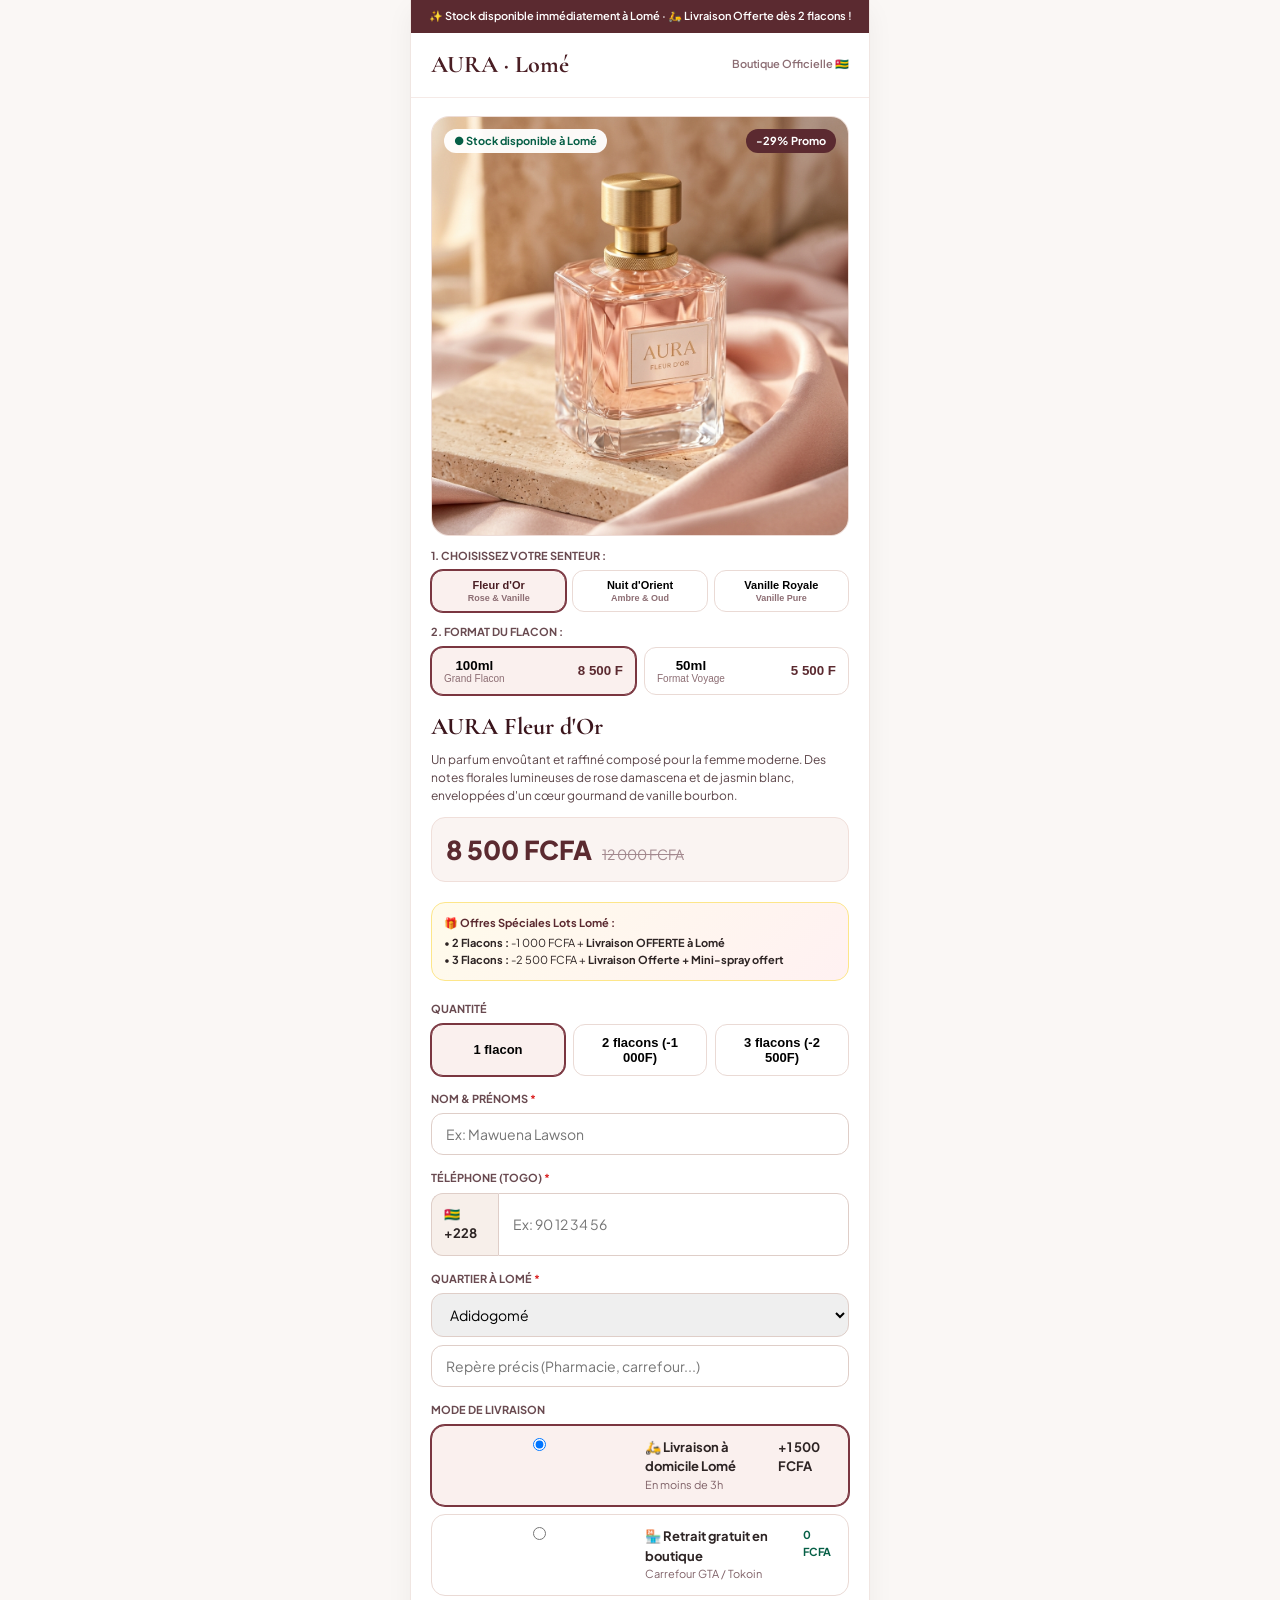
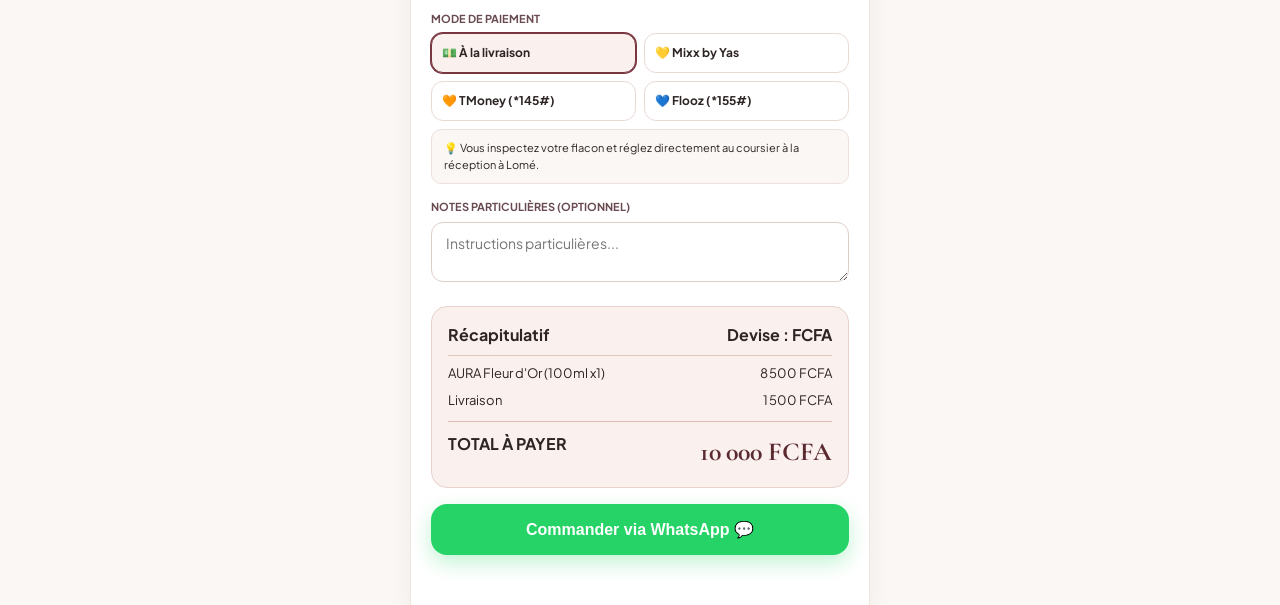
<file: public/standalone.html>
<!DOCTYPE html>
<html lang="fr">
<head>
  <meta charset="UTF-8">
  <meta name="viewport" content="width=device-width, initial-scale=1.0, maximum-scale=1.0, user-scalable=no">
  <title>AURA Parfums — Commande Express Lomé (Togo)</title>
  <meta name="description" content="Commandez votre parfum AURA en 1 clic à Lomé. Livraison rapide dans tous les quartiers. Paiement Mixx, Flooz, TMoney ou à la livraison.">
  
  <link rel="preconnect" href="https://fonts.googleapis.com">
  <link rel="preconnect" href="https://fonts.gstatic.com" crossorigin>
  <link href="https://fonts.googleapis.com/css2?family=Cormorant+Garamond:wght@600;700&family=Plus+Jakarta+Sans:wght@400;500;600;700&display=swap" rel="stylesheet">
  
  <style>
    :root {
      --bg: #FAF7F5;
      --card-bg: #FFFFFF;
      --text: #2D2424;
      --text-muted: #7A5B60;
      --brand: #5B2A30;
      --brand-light: #FAF0EE;
      --accent-gold: #C28B38;
      --whatsapp: #25D366;
      --whatsapp-hover: #20BD5A;
      --border: #DFCEC8;
    }

    * { box-sizing: border-box; margin: 0; padding: 0; -webkit-tap-highlight-color: transparent; }
    body { font-family: 'Plus Jakarta Sans', system-ui, -apple-system, sans-serif; background-color: var(--bg); color: var(--text); line-height: 1.5; }
    h1, h2, h3 { font-family: 'Cormorant Garamond', Georgia, serif; }

    .container {
      max-width: 460px;
      margin: 0 auto;
      background: var(--card-bg);
      min-height: 100vh;
      box-shadow: 0 10px 25px rgba(0,0,0,0.05);
      border-left: 1px solid #F0E6E2;
      border-right: 1px solid #F0E6E2;
      padding-bottom: 30px;
    }

    .top-bar { background: var(--brand); color: #FFF; font-size: 11px; font-weight: 600; text-align: center; padding: 8px 12px; }
    .header { padding: 14px 20px; display: flex; align-items: center; justify-content: space-between; border-bottom: 1px solid #F5EAE7; position: sticky; top: 0; background: #FFF; z-index: 20; }
    .logo { font-size: 24px; font-weight: 700; color: #4A1E24; }
    
    .hero-box { padding: 18px 20px 10px; }
    .product-img-wrapper { position: relative; width: 100%; padding-top: 100%; border-radius: 18px; overflow: hidden; background: #FBF5F2; border: 1px solid #EEDDD7; }
    .product-img { position: absolute; top:0; left:0; width: 100%; height: 100%; object-fit: cover; transition: opacity 0.2s; }
    .badge-stock { position: absolute; top: 12px; left: 12px; background: rgba(255,255,255,0.95); padding: 4px 10px; border-radius: 99px; font-size: 11px; font-weight: 700; color: #065F46; }
    .badge-promo { position: absolute; top: 12px; right: 12px; background: var(--brand); color: #FFF; font-size: 11px; font-weight: 700; padding: 4px 10px; border-radius: 99px; }

    .selector-label { font-size: 11px; font-weight: 700; text-transform: uppercase; color: #694A50; margin: 12px 0 6px; display: block; }
    .variant-grid { display: grid; grid-template-columns: repeat(3, 1fr); gap: 6px; }
    .variant-btn { padding: 8px 4px; border: 1px solid #EADAD5; border-radius: 12px; background: #FFF; font-size: 11px; font-weight: 700; cursor: pointer; text-align: center; }
    .variant-btn.active { border-color: #7A3640; background: #FAF0EE; color: #4A1E24; box-shadow: 0 0 0 1px #7A3640; }
    .variant-sub { font-size: 9px; color: #8C6D73; display: block; margin-top: 2px; }

    .size-grid { display: grid; grid-template-columns: 1fr 1fr; gap: 8px; margin-top: 6px; }
    .size-btn { padding: 10px 12px; border: 1px solid #EADAD5; border-radius: 12px; background: #FFF; cursor: pointer; display: flex; justify-content: space-between; align-items: center; }
    .size-btn.active { border-color: #7A3640; background: #FAF0EE; box-shadow: 0 0 0 1px #7A3640; }

    .price-banner { margin-top: 12px; background: #FAF4F2; border: 1px solid #F0DFDA; border-radius: 14px; padding: 12px 14px; display: flex; align-items: baseline; gap: 10px; }
    .price-current { font-size: 26px; font-weight: 800; color: #5B2A30; }
    .price-old { font-size: 14px; color: #A3888E; text-decoration: line-through; }

    .pack-banner { margin: 10px 20px; padding: 12px; background: linear-gradient(135deg, #FFFBEB 0%, #FFF1F2 100%); border: 1px solid #FDE68A; border-radius: 14px; font-size: 11px; }

    /* Form */
    .form-section { padding: 10px 20px 20px; }
    .form-group { margin-bottom: 15px; }
    .label { display: block; font-size: 11px; text-transform: uppercase; font-weight: 700; color: #694A50; margin-bottom: 6px; }
    .required { color: #DC2626; }

    .qty-grid { display: grid; grid-template-columns: repeat(3, 1fr); gap: 8px; }
    .qty-btn { padding: 10px; border-radius: 12px; border: 1px solid #EADAD5; background: #FFF; cursor: pointer; font-weight: 700; font-size: 13px; text-align: center; }
    .qty-btn.active { border-color: #7A3640; background: #FAF0EE; box-shadow: 0 0 0 1px #7A3640; }

    input, select, textarea { width: 100%; padding: 11px 14px; border-radius: 12px; border: 1px solid var(--border); font-size: 14px; outline: none; font-family: inherit; }
    input:focus, select:focus, textarea:focus { border-color: #9E5562; }
    .phone-box { display: flex; }
    .phone-prefix { padding: 11px 12px; background: #F7EFEA; border: 1px solid var(--border); border-right: none; border-radius: 12px 0 0 12px; font-size: 13px; font-weight: 700; }
    .phone-box input { border-radius: 0 12px 12px 0; }

    .radio-card { display: flex; align-items: flex-start; gap: 10px; padding: 12px; border: 1px solid #EADAD5; border-radius: 14px; margin-bottom: 8px; cursor: pointer; }
    .radio-card.active { border-color: #7A3640; background: #FAF0EE; box-shadow: 0 0 0 1px #7A3640; }

    .pay-grid { display: grid; grid-template-columns: 1fr 1fr; gap: 8px; }
    .pay-pill { padding: 10px; border-radius: 12px; border: 1px solid #EADAD5; background: #FFF; cursor: pointer; font-size: 12px; font-weight: 700; }
    .pay-pill.active { border-color: #7A3640; background: #FAF0EE; box-shadow: 0 0 0 1px #7A3640; }

    .ussd-box { margin-top: 8px; padding: 10px 12px; background: #FAF7F5; border: 1px solid #EDE1DD; border-radius: 10px; font-size: 11px; }
    .ussd-btn { display: inline-block; padding: 5px 10px; background: #5B2A30; color: #FFF; border-radius: 6px; text-decoration: none; font-weight: 700; font-size: 11px; margin-top: 6px; }

    .summary-card { margin-top: 18px; padding: 16px; border-radius: 16px; background: #FAF1EE; border: 1px solid #E8D1CB; }
    .total-price { font-size: 26px; font-weight: 700; color: #5B2A30; font-family: 'Cormorant Garamond', Georgia, serif; }

    .btn-whatsapp { width: 100%; padding: 16px; border-radius: 16px; background: var(--whatsapp); color: #FFF; border: none; font-size: 16px; font-weight: 700; cursor: pointer; margin-top: 16px; box-shadow: 0 8px 20px rgba(37, 211, 102, 0.28); }
    .error-msg { font-size: 11px; color: #DC2626; margin-top: 4px; display: none; }
  </style>
</head>
<body>
  <div class="container">
    <div class="top-bar">✨ Stock disponible immédiatement à Lomé · 🛵 Livraison Offerte dès 2 flacons !</div>
    
    <header class="header">
      <div style="font-size:24px; font-weight:700; color:#4A1E24; font-family:'Cormorant Garamond', serif;">AURA · Lomé</div>
      <div style="font-size:11px; color:#8C6D73; font-weight:600;">Boutique Officielle 🇹🇬</div>
    </header>

    <div class="hero-box">
      <div class="product-img-wrapper">
        <img id="product-img" class="product-img" src="parfum.jpg" alt="AURA Parfum">
        <div class="badge-stock">● Stock disponible à Lomé</div>
        <div class="badge-promo">-29% Promo</div>
      </div>

      <!-- Scent Picker -->
      <span class="selector-label">1. Choisissez votre senteur :</span>
      <div class="variant-grid">
        <button type="button" class="variant-btn active" onclick="setVariant('fleur-dor')">
          Fleur d'Or
          <span class="variant-sub">Rose & Vanille</span>
        </button>
        <button type="button" class="variant-btn" onclick="setVariant('nuit-orient')">
          Nuit d'Orient
          <span class="variant-sub">Ambre & Oud</span>
        </button>
        <button type="button" class="variant-btn" onclick="setVariant('vanille-royale')">
          Vanille Royale
          <span class="variant-sub">Vanille Pure</span>
        </button>
      </div>

      <!-- Size Picker -->
      <span class="selector-label">2. Format du flacon :</span>
      <div class="size-grid">
        <button type="button" class="size-btn active" id="btnSize100" onclick="setSize('100ml')">
          <div><strong>100ml</strong><div style="font-size:10px;color:#8C6D73;">Grand Flacon</div></div>
          <strong style="color:#5B2A30;">8 500 F</strong>
        </button>
        <button type="button" class="size-btn" id="btnSize50" onclick="setSize('50ml')">
          <div><strong>50ml</strong><div style="font-size:10px;color:#8C6D73;">Format Voyage</div></div>
          <strong style="color:#5B2A30;">5 500 F</strong>
        </button>
      </div>

      <h1 id="product-title" style="font-size:24px; margin-top:14px; color:#3B151C;">AURA Fleur d'Or</h1>
      <p id="product-desc" style="font-size:12px; color:#5C4549; margin-top:6px; line-height:1.5;">
        Un parfum envoûtant et raffiné composé pour la femme moderne. Des notes florales lumineuses de rose damascena et de jasmin blanc, enveloppées d'un cœur gourmand de vanille bourbon.
      </p>

      <div class="price-banner">
        <span id="price-display" class="price-current">8 500 FCFA</span>
        <span id="price-old" class="price-old">12 000 FCFA</span>
      </div>
    </div>

    <!-- Volume Discounts Banner -->
    <div class="pack-banner">
      <strong style="color:#5B2A30; display:block; margin-bottom:4px;">🎁 Offres Spéciales Lots Lomé :</strong>
      • <strong>2 Flacons :</strong> -1 000 FCFA + <strong>Livraison OFFERTE à Lomé</strong><br>
      • <strong>3 Flacons :</strong> -2 500 FCFA + <strong>Livraison Offerte + Mini-spray offert</strong>
    </div>

    <!-- Form -->
    <form id="orderForm" class="form-section">
      <div class="form-group">
        <label class="label">Quantité</label>
        <div class="qty-grid">
          <button type="button" class="qty-btn active" onclick="setQty(1)">1 flacon</button>
          <button type="button" class="qty-btn" onclick="setQty(2)">2 flacons (-1 000F)</button>
          <button type="button" class="qty-btn" onclick="setQty(3)">3 flacons (-2 500F)</button>
        </div>
      </div>

      <div class="form-group">
        <label class="label">Nom & Prénoms <span class="required">*</span></label>
        <input type="text" id="custName" placeholder="Ex: Mawuena Lawson" required>
        <div id="errName" class="error-msg">Veuillez indiquer votre nom.</div>
      </div>

      <div class="form-group">
        <label class="label">Téléphone (Togo) <span class="required">*</span></label>
        <div class="phone-box">
          <span class="phone-prefix">🇹🇬 +228</span>
          <input type="tel" id="custPhone" placeholder="Ex: 90 12 34 56" required>
        </div>
        <div id="errPhone" class="error-msg">Numéro incomplet (minimum 8 chiffres).</div>
      </div>

      <div class="form-group">
        <label class="label">Quartier à Lomé <span class="required">*</span></label>
        <select id="custQuartier" onchange="toggleCustomQuartier()">
          <option>Adidogomé</option><option>Agoè-Nyivé</option><option>Bè / Bè-Kpota</option><option>Hedzranawoe</option>
          <option>Tokoin</option><option>Kodjoviakopé</option><option>Klikamé</option><option>Totsi</option><option>Nukafu</option>
          <option>Kégué</option><option>Baguida</option><option>Avépozo</option><option>Légbassito</option><option>Autre</option>
        </select>
        <input type="text" id="custLandmark" placeholder="Repère précis (Pharmacie, carrefour...)" style="margin-top:8px;">
      </div>

      <div class="form-group">
        <label class="label">Mode de Livraison</label>
        <div class="radio-card active" id="cardHome" onclick="setDeliv('home')">
          <input type="radio" checked name="d">
          <div style="width:100%;">
            <div style="display:flex; justify-content:space-between; font-weight:700; font-size:13px;">
              <span>🛵 Livraison à domicile Lomé</span>
              <span id="delivFeeLabel">+1 500 FCFA</span>
            </div>
            <div style="font-size:11px; color:#7F6167;">En moins de 3h</div>
          </div>
        </div>
        <div class="radio-card" id="cardPickup" onclick="setDeliv('pickup')">
          <input type="radio" name="d">
          <div style="width:100%;">
            <div style="display:flex; justify-content:space-between; font-weight:700; font-size:13px;">
              <span>🏪 Retrait gratuit en boutique</span>
              <span style="color:#065F46; font-size:11px;">0 FCFA</span>
            </div>
            <div style="font-size:11px; color:#7F6167;">Carrefour GTA / Tokoin</div>
          </div>
        </div>
      </div>

      <div class="form-group">
        <label class="label">Mode de Paiement</label>
        <div class="pay-grid">
          <div class="pay-pill active" id="pCOD" onclick="setPay('cod')">💵 À la livraison</div>
          <div class="pay-pill" id="pMixx" onclick="setPay('mixx')">💛 Mixx by Yas</div>
          <div class="pay-pill" id="pTM" onclick="setPay('tmoney')">🧡 TMoney (*145#)</div>
          <div class="pay-pill" id="pFL" onclick="setPay('flooz')">💙 Flooz (*155#)</div>
        </div>

        <div class="ussd-box" id="ussdBox">
          💡 Vous inspectez votre flacon et réglez directement au coursier à la réception à Lomé.
        </div>
      </div>

      <div class="form-group">
        <label class="label">Notes particulières (Optionnel)</label>
        <textarea id="notes" rows="2" placeholder="Instructions particulières..."></textarea>
      </div>

      <div class="summary-card">
        <div style="display:flex; justify-content:space-between; border-bottom:1px solid #E3C6BF; padding-bottom:8px; font-weight:700;">
          <span>Récapitulatif</span><span>Devise : FCFA</span>
        </div>
        <div style="display:flex; justify-content:space-between; margin:8px 0; font-size:13px;">
          <span id="sItem">AURA Fleur d'Or (100ml x1)</span>
          <span id="sPrice">8 500 FCFA</span>
        </div>
        <div id="sDiscountRow" style="display:none; justify-content:space-between; font-size:13px; color:#065F46; font-weight:600;">
          <span>Remise Lot</span>
          <span id="sDiscount">-1 000 FCFA</span>
        </div>
        <div style="display:flex; justify-content:space-between; font-size:13px;">
          <span>Livraison</span>
          <span id="sDeliv">1 500 FCFA</span>
        </div>
        <div style="display:flex; justify-content:space-between; margin-top:10px; padding-top:10px; border-top:1px solid #DFBDB5;">
          <strong>TOTAL À PAYER</strong>
          <span id="sTotal" class="total-price">10 000 FCFA</span>
        </div>
      </div>

      <button type="button" class="btn-whatsapp" onclick="submitOrder()">Commander via WhatsApp 💬</button>
    </form>
  </div>

  <script>
    const SELLER_WHATSAPP = "22890123456";
    const TMONEY_NUM = "90 12 34 56";
    const FLOOZ_NUM = "98 12 34 56";
    const MIXX_NUM = "90 12 34 56";

    const VARIANTS = {
      'fleur-dor': { name: "AURA Fleur d'Or", desc: "Rose de Damas & Vanille Bourbon · Sillage féminin longue tenue.", img: "parfum.jpg" },
      'nuit-orient': { name: "AURA Nuit d'Orient", desc: "Ambre Boisé, Fève Tonka & Oud Doux · Chaleureux et envoûtant.", img: "parfum_orient.jpg" },
      'vanille-royale': { name: "AURA Vanille Royale", desc: "Vanille Dorée, Caramel Fondant & Fleurs Blanches · Gourmand irrésistible.", img: "parfum_vanille.jpg" }
    };

    const SIZES = {
      '100ml': { price: 8500, oldPrice: 12000 },
      '50ml': { price: 5500, oldPrice: 8000 }
    };

    let curVariant = 'fleur-dor';
    let curSize = '100ml';
    let curQty = 1;
    let curDeliv = 'home';
    let curPay = 'cod';

    function setVariant(id) {
      curVariant = id;
      document.querySelectorAll('.variant-btn').forEach((b, i) => {
        b.classList.toggle('active', ['fleur-dor', 'nuit-orient', 'vanille-royale'][i] === id);
      });
      document.getElementById('product-title').innerText = VARIANTS[id].name;
      document.getElementById('product-desc').innerText = VARIANTS[id].desc;
      document.getElementById('product-img').src = VARIANTS[id].img;
      calc();
    }

    function setSize(sz) {
      curSize = sz;
      document.getElementById('btnSize100').classList.toggle('active', sz === '100ml');
      document.getElementById('btnSize50').classList.toggle('active', sz === '50ml');
      document.getElementById('price-display').innerText = SIZES[sz].price.toLocaleString('fr-FR') + ' FCFA';
      document.getElementById('price-old').innerText = SIZES[sz].oldPrice.toLocaleString('fr-FR') + ' FCFA';
      calc();
    }

    function setQty(q) {
      curQty = q;
      document.querySelectorAll('.qty-btn').forEach((b, i) => b.classList.toggle('active', i+1 === q));
      calc();
    }

    function setDeliv(d) {
      curDeliv = d;
      document.getElementById('cardHome').classList.toggle('active', d === 'home');
      document.getElementById('cardPickup').classList.toggle('active', d === 'pickup');
      calc();
    }

    function setPay(p) {
      curPay = p;
      ['pCOD', 'pMixx', 'pTM', 'pFL'].forEach(id => document.getElementById(id).classList.remove('active'));
      const box = document.getElementById('ussdBox');
      if (p === 'cod') {
        document.getElementById('pCOD').classList.add('active');
        box.innerHTML = "💡 Vous réglez directement au coursier à la livraison à Lomé.";
      } else if (p === 'mixx') {
        document.getElementById('pMixx').classList.add('active');
        box.innerHTML = "📱 Mixx by Yas : Envoyer au <strong>" + MIXX_NUM + "</strong> (AURA Parfums)";
      } else if (p === 'tmoney') {
        document.getElementById('pTM').classList.add('active');
        box.innerHTML = "📱 TMoney Togocom vers <strong>" + TMONEY_NUM + "</strong><br><a href='tel:*145%23' class='ussd-btn'>Composer *145#</a>";
      } else if (p === 'flooz') {
        document.getElementById('pFL').classList.add('active');
        box.innerHTML = "📱 Flooz Moov vers <strong>" + FLOOZ_NUM + "</strong><br><a href='tel:*155%23' class='ussd-btn'>Composer *155#</a>";
      }
    }

    function calc() {
      const uPrice = SIZES[curSize].price;
      const baseSub = uPrice * curQty;
      let discount = 0;
      let freeDeliv = false;

      if (curQty === 2) { discount = 1000; freeDeliv = true; }
      else if (curQty >= 3) { discount = 2500; freeDeliv = true; }

      const sub = baseSub - discount;
      const fee = (curDeliv === 'pickup' || freeDeliv) ? 0 : 1500;
      const total = sub + fee;

      document.getElementById('sItem').innerText = VARIANTS[curVariant].name + ' (' + curSize + ' x' + curQty + ')';
      document.getElementById('sPrice').innerText = baseSub.toLocaleString('fr-FR') + ' FCFA';
      
      const discRow = document.getElementById('sDiscountRow');
      if (discount > 0) {
        discRow.style.display = 'flex';
        document.getElementById('sDiscount').innerText = '-' + discount.toLocaleString('fr-FR') + ' FCFA';
      } else {
        discRow.style.display = 'none';
      }

      const delivLabel = document.getElementById('delivFeeLabel');
      delivLabel.innerText = freeDeliv ? '0 FCFA (Offerte !)' : '+1 500 FCFA';
      document.getElementById('sDeliv').innerText = fee === 0 ? (freeDeliv ? 'OFFERTE (Pack)' : 'Gratuit') : fee.toLocaleString('fr-FR') + ' FCFA';
      document.getElementById('sTotal').innerText = total.toLocaleString('fr-FR') + ' FCFA';
    }

    function submitOrder() {
      const name = document.getElementById('custName').value.trim();
      const phone = document.getElementById('custPhone').value.trim();
      const errName = document.getElementById('errName');
      const errPhone = document.getElementById('errPhone');

      let valid = true;
      if (name.length < 2) { errName.style.display = 'block'; valid = false; } else errName.style.display = 'none';
      if (phone.replace(/\D/g, '').length < 8) { errPhone.style.display = 'block'; valid = false; } else errPhone.style.display = 'none';

      if (!valid) {
        document.getElementById('orderForm').scrollIntoView({ behavior: 'smooth' });
        return;
      }

      const quartier = document.getElementById('custQuartier').value;
      const landmark = document.getElementById('custLandmark').value.trim();
      const fullAddr = landmark ? quartier + ' (' + landmark + ')' : quartier;
      const notes = document.getElementById('notes').value.trim();

      const uPrice = SIZES[curSize].price;
      const discount = curQty === 2 ? 1000 : curQty >= 3 ? 2500 : 0;
      const freeDeliv = curQty >= 2;
      const fee = (curDeliv === 'pickup' || freeDeliv) ? 0 : 1500;
      const total = (uPrice * curQty - discount) + fee;

      let msg = "🌸 *NOUVELLE COMMANDE LOMÉ*\\n\\n";
      msg += "📦 *Parfum :* " + VARIANTS[curVariant].name + " (" + curSize + ") x" + curQty + "\\n";
      if (discount > 0) msg += "🏷️ *Remise Pack :* -" + discount + " FCFA\\n";
      if (curQty >= 3) msg += "🎁 *Cadeau :* Mini-spray de sac 10ml inclus\\n";
      msg += "💵 *Sous-total :* " + (uPrice * curQty - discount).toLocaleString('fr-FR') + " FCFA\\n";
      msg += "🚚 *Livraison :* " + (curDeliv === 'home' ? (freeDeliv ? 'À domicile (OFFERTE !)' : 'À domicile (1 500 FCFA)') : 'Retrait gratuit') + "\\n";
      msg += "✨ *TOTAL :* " + total.toLocaleString('fr-FR') + " FCFA\\n\\n";
      msg += "👤 *Client :* " + name + "\\n";
      msg += "📞 *Téléphone :* +228 " + phone + "\\n";
      msg += "📍 *Adresse :* " + fullAddr + "\\n";
      msg += "💳 *Paiement :* " + curPay + "\\n";
      if (notes) msg += "📝 *Note :* " + notes + "\\n";
      msg += "\\nMerci de confirmer la commande !";

      const cleanNum = SELLER_WHATSAPP.replace(/\D/g, '');
      window.open("https://wa.me/" + cleanNum + "?text=" + encodeURIComponent(msg), '_blank');
    }

    calc();
  </script>
</body>
</html>
</file>
